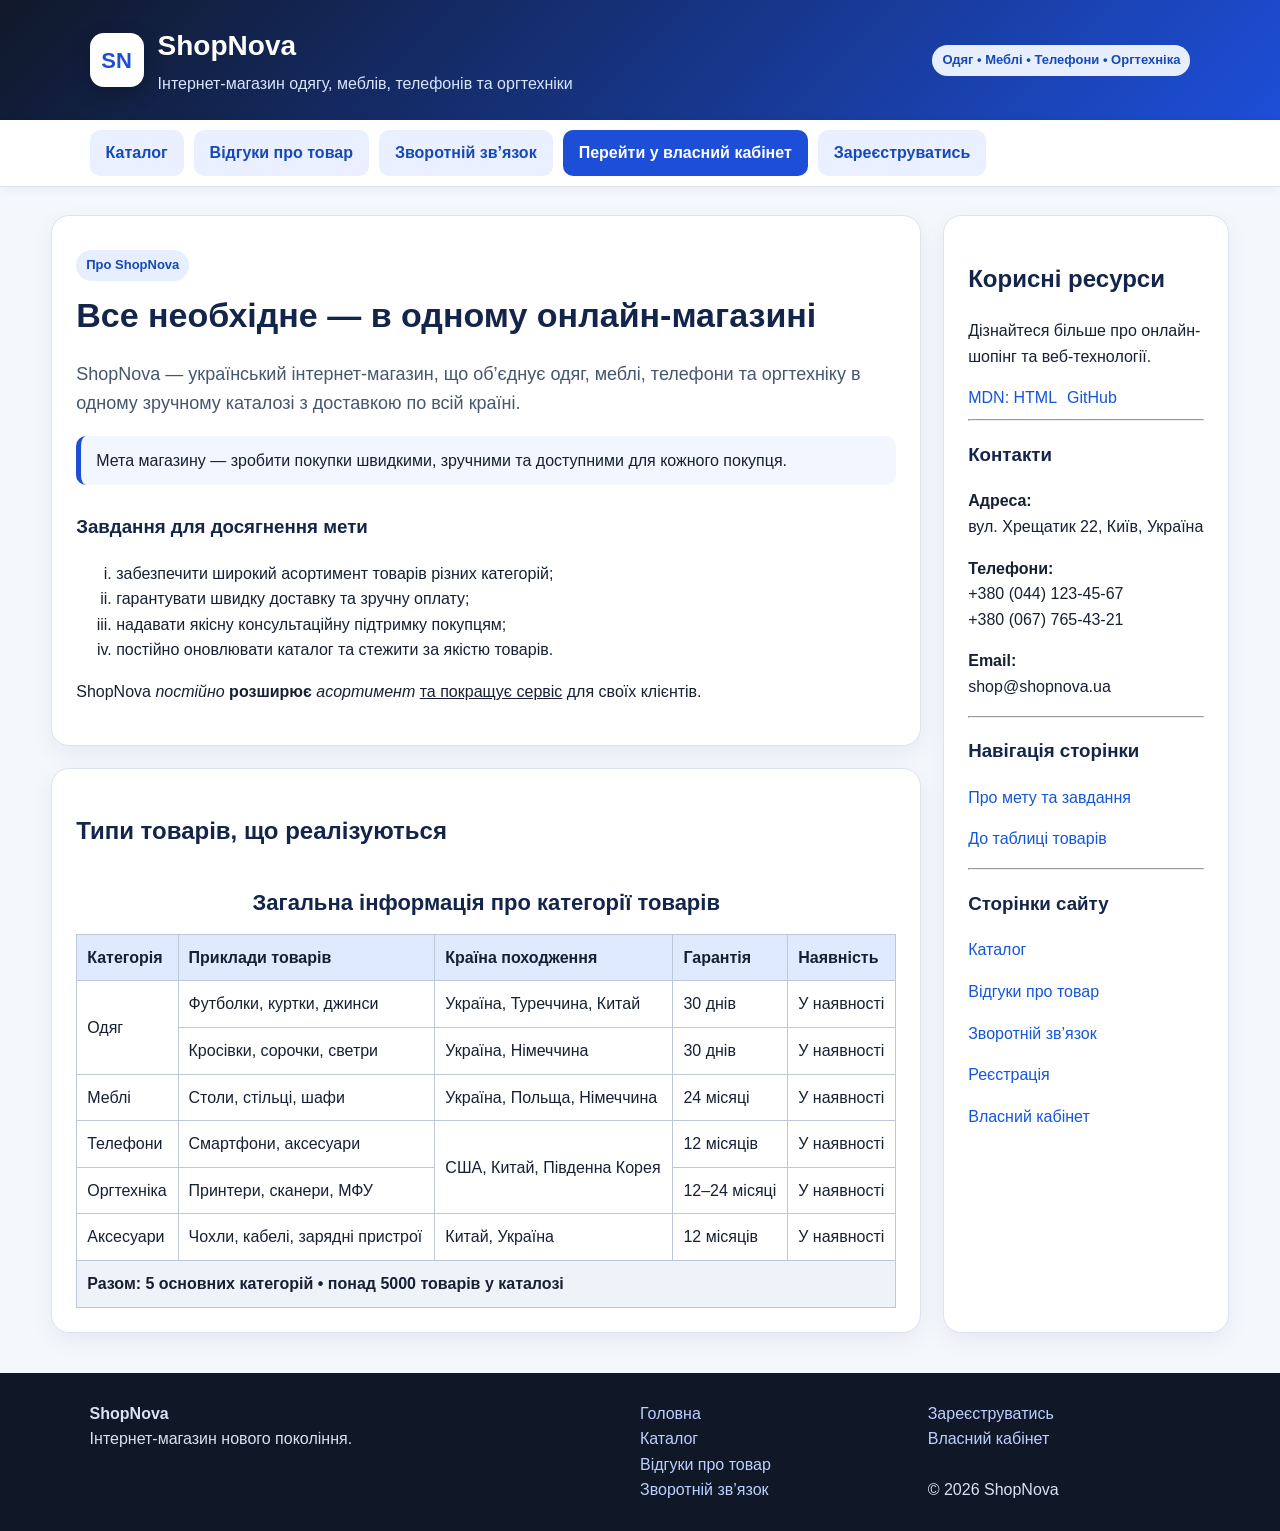
<file: index.html>
<!DOCTYPE html>
<html lang="uk">
<head>
    <meta charset="UTF-8">
    <meta name="viewport" content="width=device-width, initial-scale=1.0">
    <title>ShopNova — Інтернет-магазин</title>
    <link rel="stylesheet" href="style.css">
</head>
<body>

    <header>
        <div class="brand">
            <div class="logo" aria-label="Логотип ShopNova">SN</div>
            <div>
                <h1>ShopNova</h1>
                <p>Інтернет-магазин одягу, меблів, телефонів та оргтехніки</p>
            </div>
        </div>
        <span class="pill">Одяг • Меблі • Телефони • Оргтехніка</span>
    </header>

    <nav aria-label="Головне меню">
        <a href="catalog.html">Каталог</a>
        <a href="reviews.html">Відгуки про товар</a>
        <a href="feedback.html">Зворотній зв’язок</a>
        <a class="btn primary" href="cabinet.html">Перейти у власний кабінет</a>
        <a class="btn" href="register.html">Зареєструватись</a>
    </nav>

    <main>
        <div>
            <article id="goal">
                <section class="hero">
                    <span class="pill">Про ShopNova</span>
                    <h2>Все необхідне — в одному онлайн-магазині</h2>
                    <p class="lead">
                        ShopNova — український інтернет-магазин, що об’єднує
                        одяг, меблі, телефони та оргтехніку в одному зручному
                        каталозі з доставкою по всій країні.
                    </p>
                    <div class="note">
                        Мета магазину — зробити покупки швидкими, зручними
                        та доступними для кожного покупця.
                    </div>
                </section>

                <h3>Завдання для досягнення мети</h3>
                <ol type="i">
                    <li>забезпечити широкий асортимент товарів різних категорій;</li>
                    <li>гарантувати швидку доставку та зручну оплату;</li>
                    <li>надавати якісну консультаційну підтримку покупцям;</li>
                    <li>постійно оновлювати каталог та стежити за якістю товарів.</li>
                </ol>

                <p>
                    <span>ShopNova</span>
                    <i>постійно</i>
                    <b>розширює</b>
                    <em>асортимент</em>
                    <u>та покращує сервіс</u>
                    для своїх клієнтів.
                </p>
            </article>

            <article id="types" style="margin-top: 22px">
                <h2>Типи товарів, що реалізуються</h2>
                <div class="table-wrap">
                    <table class="founders">
    <caption>Загальна інформація про категорії товарів</caption>

    <thead>
        <tr>
            <th>Категорія</th>
            <th>Приклади товарів</th>
            <th>Країна походження</th>
            <th>Гарантія</th>
            <th>Наявність</th>
        </tr>
    </thead>

    <tbody>
        <tr>
            <td rowspan="2">Одяг</td>
            <td>Футболки, куртки, джинси</td>
            <td>Україна, Туреччина, Китай</td>
            <td>30 днів</td>
            <td>У наявності</td>
        </tr>

        <tr>
            <td>Кросівки, сорочки, светри</td>
            <td>Україна, Німеччина</td>
            <td>30 днів</td>
            <td>У наявності</td>
        </tr>

        <tr>
            <td>Меблі</td>
            <td>Столи, стільці, шафи</td>
            <td>Україна, Польща, Німеччина</td>
            <td>24 місяці</td>
            <td>У наявності</td>
        </tr>

        <tr>
            <td>Телефони</td>
            <td>Смартфони, аксесуари</td>
            <td rowspan="2">США, Китай, Південна Корея</td>
            <td>12 місяців</td>
            <td>У наявності</td>
        </tr>

        <tr>
            <td>Оргтехніка</td>
            <td>Принтери, сканери, МФУ</td>
            <td>12–24 місяці</td>
            <td>У наявності</td>
        </tr>

        <tr>
            <td>Аксесуари</td>
            <td>Чохли, кабелі, зарядні пристрої</td>
            <td>Китай, Україна</td>
            <td>12 місяців</td>
            <td>У наявності</td>
        </tr>
    </tbody>

    <tfoot>
        <tr>
            <td colspan="5">
                Разом: 5 основних категорій • понад 5000 товарів у каталозі
            </td>
        </tr>
    </tfoot>
</table>
                </div>
            </article>
        </div>

        <aside>
            <h2>Корисні ресурси</h2>
            <p>Дізнайтеся більше про онлайн-шопінг та веб-технології.</p>
            <div class="links">
                <a href="https://developer.mozilla.org/uk/docs/Web/HTML" target="_blank" rel="noopener noreferrer">MDN: HTML</a>
                <a href="https://github.com/Drinoar/frontendlab1" target="_blank" rel="noopener noreferrer">GitHub</a>
            </div>
            <hr>
            <h3>Контакти</h3>
            <p><b>Адреса:</b><br>вул. Хрещатик 22, Київ, Україна</p>
            <p><b>Телефони:</b><br>+380 (044) 123-45-67<br>+380 (067) 765-43-21</p>
            <p><b>Email:</b><br>shop@shopnova.ua</p>
            <hr>
            <h3>Навігація сторінки</h3>
            <p><a href="#goal">Про мету та завдання</a></p>
            <p><a href="#types">До таблиці товарів</a></p>
            <hr>
            <h3>Сторінки сайту</h3>
            <p><a href="catalog.html">Каталог</a></p>
            <p><a href="reviews.html">Відгуки про товар</a></p>
            <p><a href="feedback.html">Зворотній зв’язок</a></p>
            <p><a href="register.html">Реєстрація</a></p>
            <p><a href="cabinet.html">Власний кабінет</a></p>
        </aside>
    </main>

    <footer>
        <div class="footer-grid">
            <div>
                <strong>ShopNova</strong><br>
                Інтернет-магазин нового покоління.
            </div>
            <div>
                <a href="index.html">Головна</a><br>
                <a href="catalog.html">Каталог</a><br>
                <a href="reviews.html">Відгуки про товар</a><br>
                <a href="feedback.html">Зворотній зв’язок</a>
            </div>
            <div>
                <a href="register.html">Зареєструватись</a><br>
                <a href="cabinet.html">Власний кабінет</a><br><br>
                © 2026 ShopNova
            </div>
        </div>
    </footer>

</body>
</html>
</file>
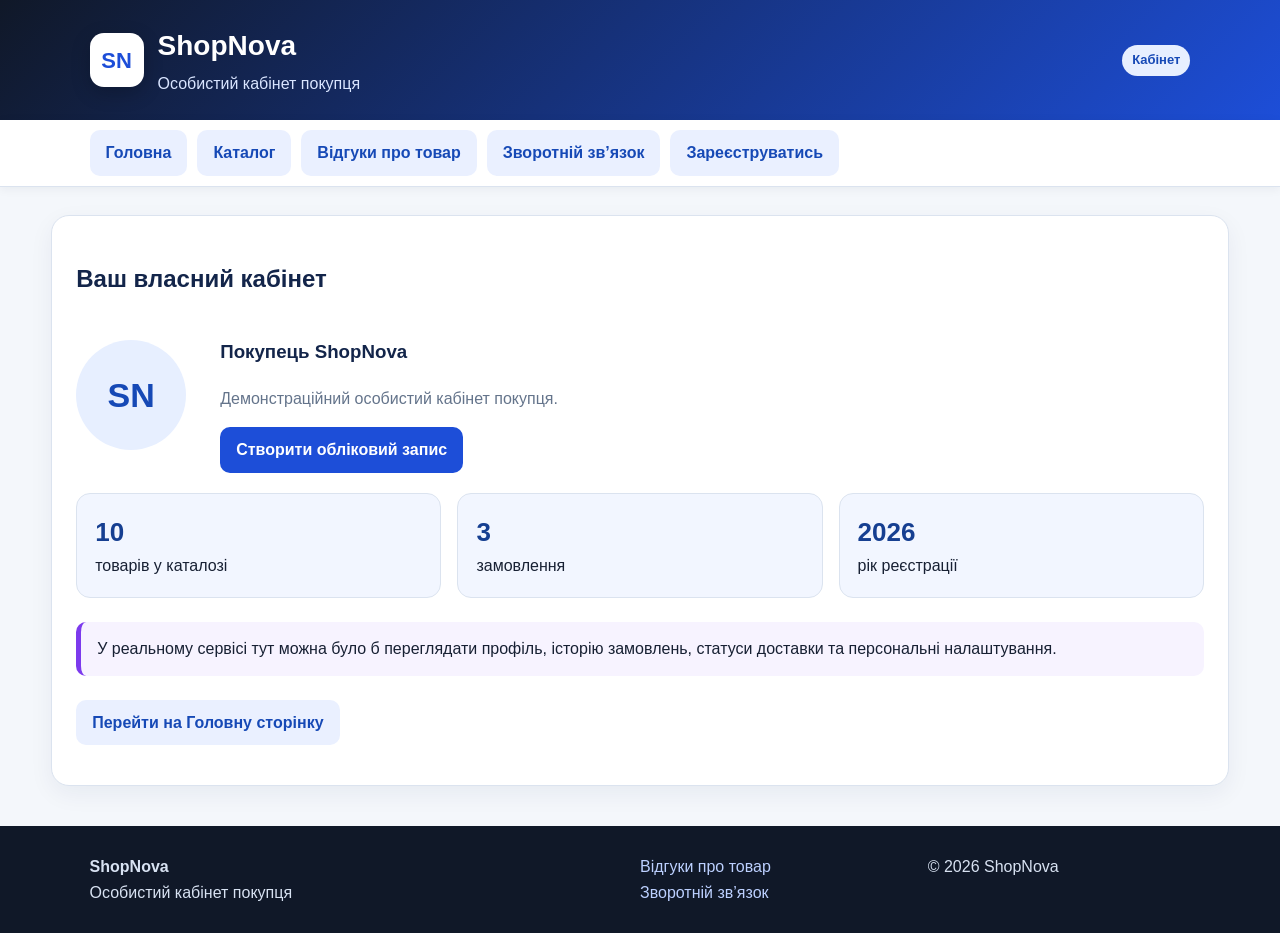
<file: cabinet.html>
<!DOCTYPE html>
<html lang="uk">
<head>
    <meta charset="UTF-8">
    <meta name="viewport" content="width=device-width, initial-scale=1.0">
    <title>Власний кабінет — ShopNova</title>
    <link rel="stylesheet" href="style.css">
</head>
<body>
    <header>
        <div class="brand">
            <div class="logo">SN</div>
            <div>
                <h1>ShopNova</h1>
                <p>Особистий кабінет покупця</p>
            </div>
        </div>
        <span class="pill">Кабінет</span>
    </header>

    <nav aria-label="Навігація">
        <a href="index.html">Головна</a>
        <a href="catalog.html">Каталог</a>
        <a href="reviews.html">Відгуки про товар</a>
        <a href="feedback.html">Зворотній зв’язок</a>
        <a class="btn" href="register.html">Зареєструватись</a>
    </nav>

    <main class="full">
        <article>
            <h2>Ваш власний кабінет</h2>
            <div class="profile-card">
                <div class="avatar">SN</div>
                <div>
                    <h3>Покупець ShopNova</h3>
                    <p class="muted">Демонстраційний особистий кабінет покупця.</p>
                    <a href="register.html" class="btn primary">Створити обліковий запис</a>
                </div>
            </div>

            <div class="account-box">
                <div class="stat"><strong>10</strong>товарів у каталозі</div>
                <div class="stat"><strong>3</strong>замовлення</div>
                <div class="stat"><strong>2026</strong>рік реєстрації</div>
            </div>

            <div class="register-note" style="margin-top:24px">
                У реальному сервісі тут можна було б переглядати профіль,
                історію замовлень, статуси доставки та персональні налаштування.
            </div>

            <p style="margin-top:24px">
                <a class="btn" href="index.html">Перейти на Головну сторінку</a>
            </p>
        </article>
    </main>

    <footer>
        <div class="footer-grid">
            <div><strong>ShopNova</strong><br>Особистий кабінет покупця</div>
            <div>
                <a href="reviews.html">Відгуки про товар</a><br>
                <a href="feedback.html">Зворотній зв’язок</a>
            </div>
            <div>© 2026 ShopNova</div>
            </
</file>
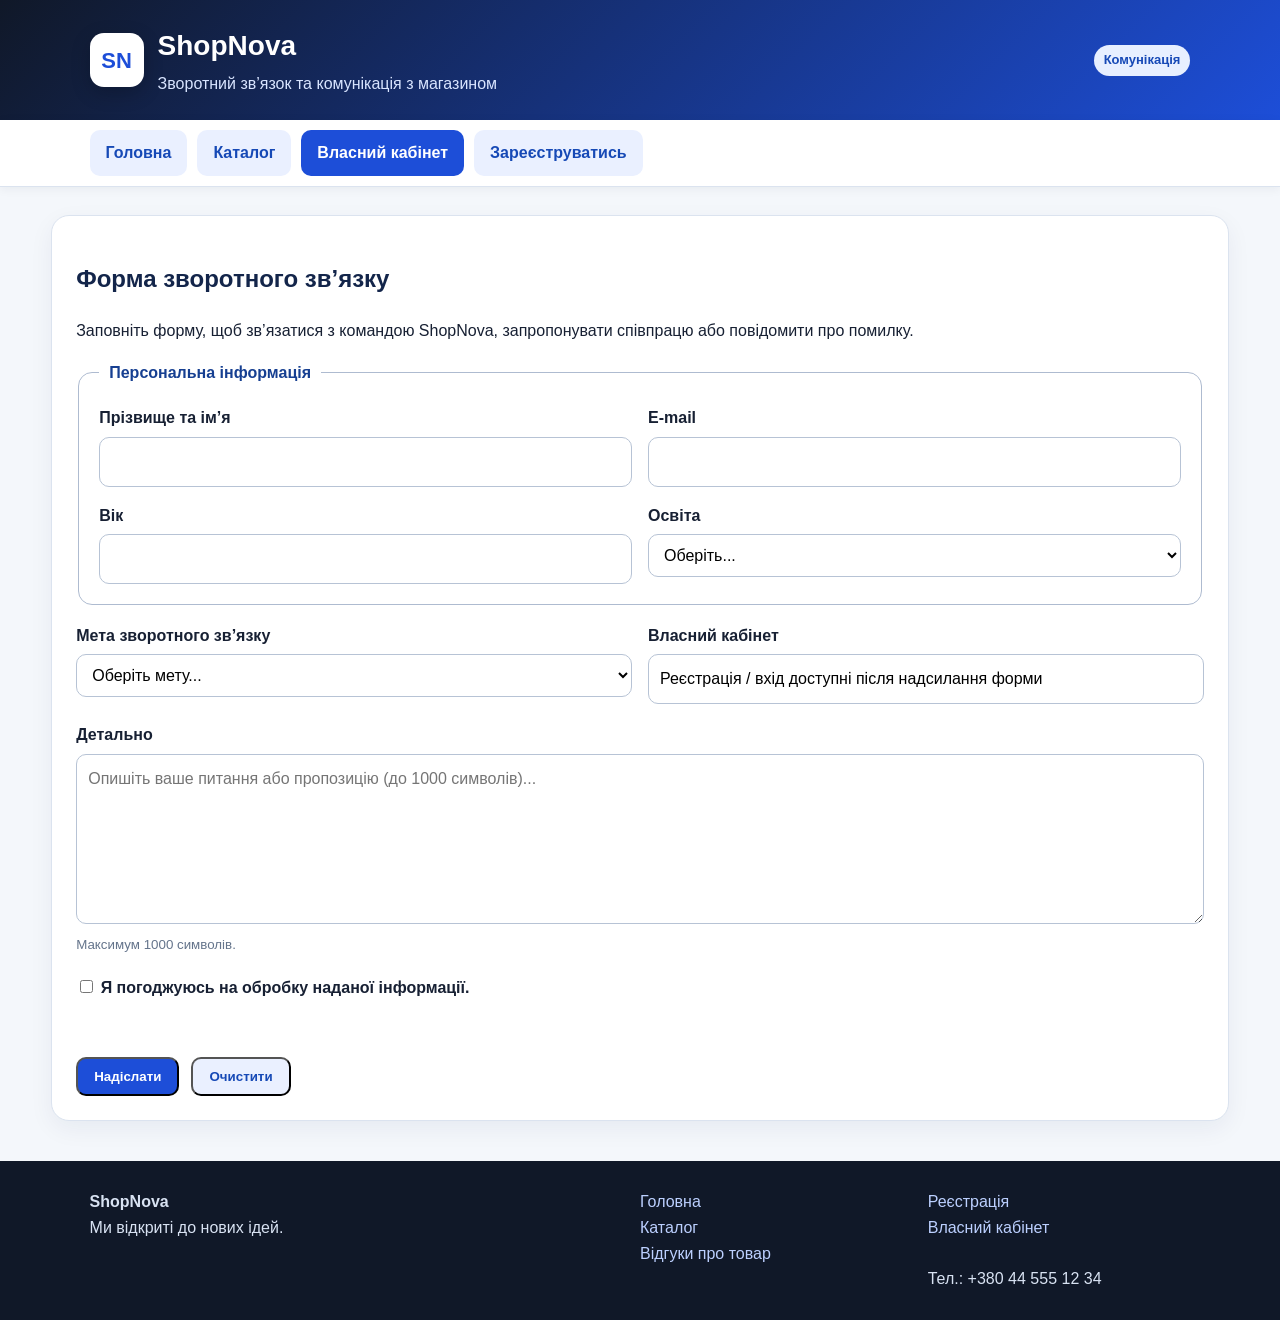
<file: feedback.html>
<!DOCTYPE html>
<html lang="uk">
<head>
    <meta charset="UTF-8">
    <meta name="viewport" content="width=device-width, initial-scale=1.0">
    <title>Зворотний зв’язок — ShopNova</title>
    <link rel="stylesheet" href="style.css">
</head>
<body>

    <header>
        <div class="brand">
            <div class="logo" aria-label="Логотип ShopNova">SN</div>
            <div>
                <h1>ShopNova</h1>
                <p>Зворотний зв’язок та комунікація з магазином</p>
            </div>
        </div>
        <span class="pill">Комунікація</span>
    </header>

    <nav aria-label="Навігація">
        <a href="index.html">Головна</a>
        <a href="catalog.html">Каталог</a>
        <a class="btn primary" href="cabinet.html">Власний кабінет</a>
        <a class="btn" href="register.html">Зареєструватись</a>
    </nav>

    <main class="full">
        <article>
            <h2>Форма зворотного зв’язку</h2>
            <p class="lead">
                Заповніть форму, щоб зв’язатися з командою ShopNova,
                запропонувати співпрацю або повідомити про помилку.
            </p>

            <form id="feedbackForm" action="#" method="post" novalidate>
                <fieldset>
                    <legend>Персональна інформація</legend>

                    <div class="grid2">
                        <div class="field">
                            <label for="fullname">Прізвище та ім’я</label>
                            <input id="fullname" name="fullname" type="text" minlength="3" required>
                        </div>

                        <div class="field">
                            <label for="email">E-mail</label>
                            <input id="email" name="email" type="email" required>
                        </div>

                        <div class="field">
                            <label for="age">Вік</label>
                            <input id="age" name="age" type="number" min="14" max="120" required>
                        </div>

                        <div class="field">
                            <label for="education">Освіта</label>
                            <select id="education" name="education" required>
                                <option value="">Оберіть...</option>
                                <option value="повна">повна</option>
                                <option value="неповна">неповна</option>
                                <option value="вища">вища</option>
                                <option value="професійна">професійна</option>
                            </select>
                        </div>
                    </div>
                </fieldset>

                <div class="grid2">
                    <div class="field">
                        <label for="purpose">Мета зворотного зв’язку</label>
                        <select id="purpose" name="purpose" required>
                            <option value="">Оберіть мету...</option>
                            <option value="співпраця">співпраця</option>
                            <option value="скарга">скарга на порушення права власності</option>
                            <option value="пропозиція">пропозиція</option>
                            <option value="помилка">наявність помилки</option>
                        </select>
                    </div>

                    <div class="field">
                        <label for="cabinet">Власний кабінет</label>
                        <input id="cabinet" name="cabinet" type="text"
                               value="Реєстрація / вхід доступні після надсилання форми" readonly>
                    </div>
                </div>

                <div class="field">
                    <label for="details">Детально</label>
                    <textarea id="details" name="details" maxlength="1000"
                              placeholder="Опишіть ваше питання або пропозицію (до 1000 символів)..."
                              required></textarea>
                    <small class="muted">Максимум 1000 символів.</small>
                </div>

                <label>
                    <input type="checkbox" id="consent" name="consent" required>
                    Я погоджуюсь на обробку наданої інформації.
                </label>

                <div id="form-message" style="margin-top: 15px; font-weight: bold;"></div>

                <div class="actions">
                    <button class="btn primary" type="submit">Надіслати</button>
                    <button class="btn" type="reset">Очистити</button>
                </div>
            </form>
        </article>
    </main>

    <footer>
        <div class="footer-grid">
            <div>
                <strong>ShopNova</strong><br>
                Ми відкриті до нових ідей.
            </div>
            <div>
                <a href="index.html">Головна</a><br>
                <a href="catalog.html">Каталог</a><br>
                <a href="reviews.html">Відгуки про товар</a>
            </div>
            <div>
                <a href="register.html">Реєстрація</a><br>
                <a href="cabinet.html">Власний кабінет</a><br><br>
                Тел.: +380 44 555 12 34
            </div>
        </div>
    </footer>

    <script>
        document.getElementById("feedbackForm").addEventListener("submit", function (event) {
            event.preventDefault();

            const fullname = document.getElementById("fullname").value.trim();
            const email = document.getElementById("email").value.trim();
            const age = Number(document.getElementById("age").value);
            const education = document.getElementById("education").value;
            const purpose = document.getElementById("purpose").value;
            const details = document.getElementById("details").value.trim();
            const consent = document.getElementById("consent").checked;
            const message = document.getElementById("form-message");

            message.textContent = "";

            const namePattern = /^[А-ЯІЇЄҐа-яіїєґA-Za-z' -]+$/;

            if (fullname.length < 3) {
                message.textContent = "Помилка: прізвище та ім’я повинні містити не менше 3 символів.";
                return;
            }
            if (!namePattern.test(fullname)) {
                message.textContent = "Помилка: прізвище та ім’я не повинні містити цифр або спеціальних символів.";
                return;
            }

            const emailPattern = /^[^\s@]+@[^\s@]+\.[^\s@]+$/;
            if (!emailPattern.test(email)) {
                message.textContent = "Помилка: введіть коректний E-mail.";
                return;
            }

            if (isNaN(age) || age < 14 || age > 120) {
                message.textContent = "Помилка: вік повинен бути від 14 до 120 років.";
                return;
            }

            if (education === "") {
                message.textContent = "Помилка: виберіть рівень освіти.";
                return;
            }

            if (purpose === "") {
                message.textContent = "Помилка: виберіть мету зворотного зв’язку.";
                return;
            }

            if (details.length === 0) {
                message.textContent = "Помилка: заповніть поле «Детально».";
                return;
            }
            if (details.length > 1000) {
                message.textContent = "Помилка: текст не повинен перевищувати 1000 символів.";
                return;
            }

            if (!consent) {
                message.textContent = "Помилка: необхідно погодитися на обробку інформації.";
                return;
            }

            message.textContent = "Форму успішно перевірено та надіслано!";
        });

        document.getElementById("feedbackForm").addEventListener("reset", function () {
            document.getElementById("form-message").textContent = "";
        });
    </script>

</body>
</html>
</file>
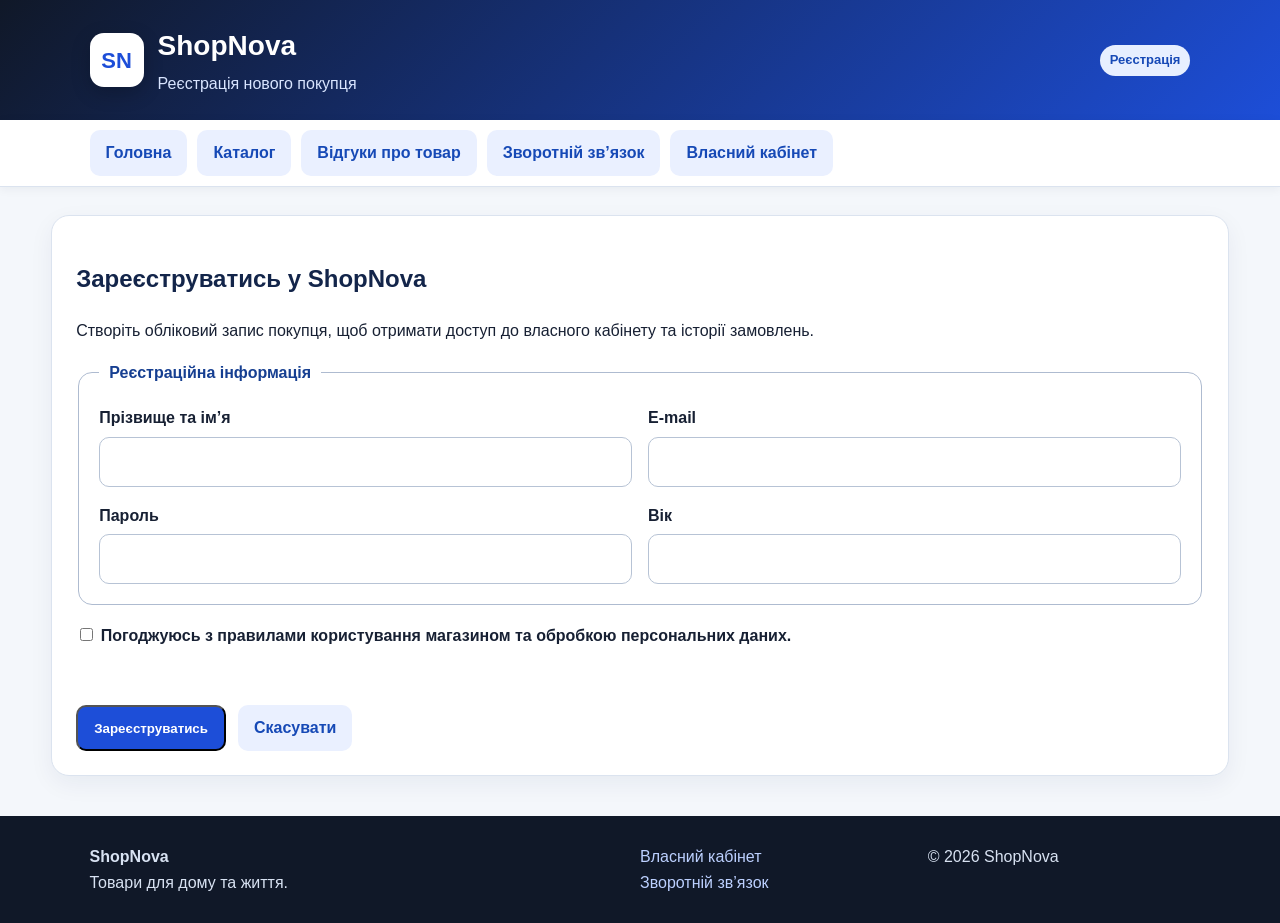
<file: register.html>
<!DOCTYPE html>
<html lang="uk">

<head>
    <meta charset="UTF-8">
    <meta name="viewport" content="width=device-width, initial-scale=1.0">

    <title>Реєстрація — ShopNova</title>

    <link rel="stylesheet" href="style.css">
</head>

<body>

    <header>

        <div class="brand">

            <div class="logo">
                SN
            </div>

            <div>
                <h1>ShopNova</h1>
                <p>Реєстрація нового покупця</p>
            </div>

        </div>

        <span class="pill">
            Реєстрація
        </span>

    </header>


    <nav aria-label="Навігація">

        <a href="index.html">
            Головна
        </a>

        <a href="catalog.html">
            Каталог
        </a>

        <a href="reviews.html">
            Відгуки про товар
        </a>

        <a href="feedback.html">
            Зворотній зв’язок
        </a>

        <a class="btn" href="cabinet.html">
            Власний кабінет
        </a>

       
        <a class="btn active-page" href="register.html">
            Зареєструватись
        </a>

    </nav>


    <main class="full">

        <article>

            <h2>
                Зареєструватись у ShopNova
            </h2>

            <p class="lead">
                Створіть обліковий запис покупця,
                щоб отримати доступ до власного кабінету
                та історії замовлень.
            </p>


            <form id="registrationForm"
                  action="cabinet.html"
                  method="get"
                  novalidate>

                <fieldset>

                    <legend>
                        Реєстраційна інформація
                    </legend>


                    <div class="grid2">


                        <div class="field">

                            <label for="reg-name">
                                Прізвище та ім’я
                            </label>

                            <input id="reg-name"
                                   name="name"
                                   type="text"
                                   minlength="3"
                                   required>

                        </div>


                        <div class="field">

                            <label for="reg-email">
                                E-mail
                            </label>

                            <input id="reg-email"
                                   name="email"
                                   type="email"
                                   required>

                        </div>


                        <div class="field">

                            <label for="reg-password">
                                Пароль
                            </label>

                            <input id="reg-password"
                                   name="password"
                                   type="password"
                                   minlength="6"
                                   required>

                        </div>



                        <div class="field">

                            <label for="reg-age">
                                Вік
                            </label>

                            <input id="reg-age"
                                   name="age"
                                   type="number"
                                   min="14"
                                   max="120"
                                   required>

                        </div>

                    </div>

                </fieldset>



                <label>

                    <input id="agreement"
                           type="checkbox"
                           required>

                    Погоджуюсь з правилами користування
                    магазином та обробкою персональних даних.

                </label>



                <div id="form-message"
                     style="margin-top: 15px; font-weight: bold;"></div>



                <div class="actions">

                    <button class="btn primary"
                            type="submit">
                        Зареєструватись
                    </button>


                    <a class="btn"
                       href="index.html">
                        Скасувати
                    </a>

                </div>

            </form>

        </article>

    </main>


    <footer>

        <div class="footer-grid">


            <div>

                <strong>
                    ShopNova
                </strong>

                <br>

                Товари для дому та життя.

            </div>


            <div>

                <a href="cabinet.html">
                    Власний кабінет
                </a>

                <br>

                <a href="feedback.html">
                    Зворотній зв’язок
                </a>

            </div>


            <div>
                © 2026 ShopNova
            </div>

        </div>

    </footer>


    <script>

        document
            .getElementById("registrationForm")
            .addEventListener("submit", function (event) {

                event.preventDefault();


                const name =
                    document
                        .getElementById("reg-name")
                        .value
                        .trim();


                const email =
                    document
                        .getElementById("reg-email")
                        .value
                        .trim();


                const password =
                    document
                        .getElementById("reg-password")
                        .value;


                const age =
                    Number(
                        document
                            .getElementById("reg-age")
                            .value
                    );


                const agreement =
                    document
                        .getElementById("agreement")
                        .checked;


                const message =
                    document
                        .getElementById("form-message");


                message.textContent = "";



              
                const namePattern =
                    /^[А-ЯІЇЄҐа-яіїєґA-Za-z' -]+$/;


                if (name.length === 0) {

                    message.textContent =
                        "Помилка: введіть прізвище та ім’я.";

                    return;
                }


                if (name.length < 3) {

                    message.textContent =
                        "Помилка: прізвище та ім’я повинні містити не менше 3 символів.";

                    return;
                }


                if (!namePattern.test(name)) {

                    message.textContent =
                        "Помилка: прізвище та ім’я не повинні містити цифр або спеціальних символів.";

                    return;
                }



                
                const emailPattern =
                    /^[^\s@]+@[^\s@]+\.[^\s@]+$/;


                if (email.length === 0) {

                    message.textContent =
                        "Помилка: введіть E-mail.";

                    return;
                }


                if (!emailPattern.test(email)) {

                    message.textContent =
                        "Помилка: введіть коректний E-mail (наприклад, user@mail.com).";

                    return;
                }



               
                if (password.length === 0) {

                    message.textContent =
                        "Помилка: введіть пароль.";

                    return;
                }


                if (password.length < 6) {

                    message.textContent =
                        "Помилка: пароль повинен містити не менше 6 символів.";

                    return;
                }


                if (password.length > 32) {

                    message.textContent =
                        "Помилка: пароль не повинен перевищувати 32 символи.";

                    return;
                }



              
                if (
                    isNaN(age) ||
                    age < 14 ||
                    age > 120
                ) {

                    message.textContent =
                        "Помилка: вік повинен бути від 14 до 120 років.";

                    return;
                }



                
                if (!agreement) {

                    message.textContent =
                        "Помилка: необхідно погодитися з правилами користування магазином.";

                    return;
                }



                /* Успішна реєстрація */
                message.textContent =
                    "Реєстрація успішна! Зачекайте, будь ласка…";



                setTimeout(function () {

                    window.location.href =
                        "cabinet.html";

                }, 1500);

            });



        
        document
            .getElementById("registrationForm")
            .addEventListener("reset", function () {

                document.getElementById("form-message").textContent = "";

            });

    </script>


</body>

</html>
</file>
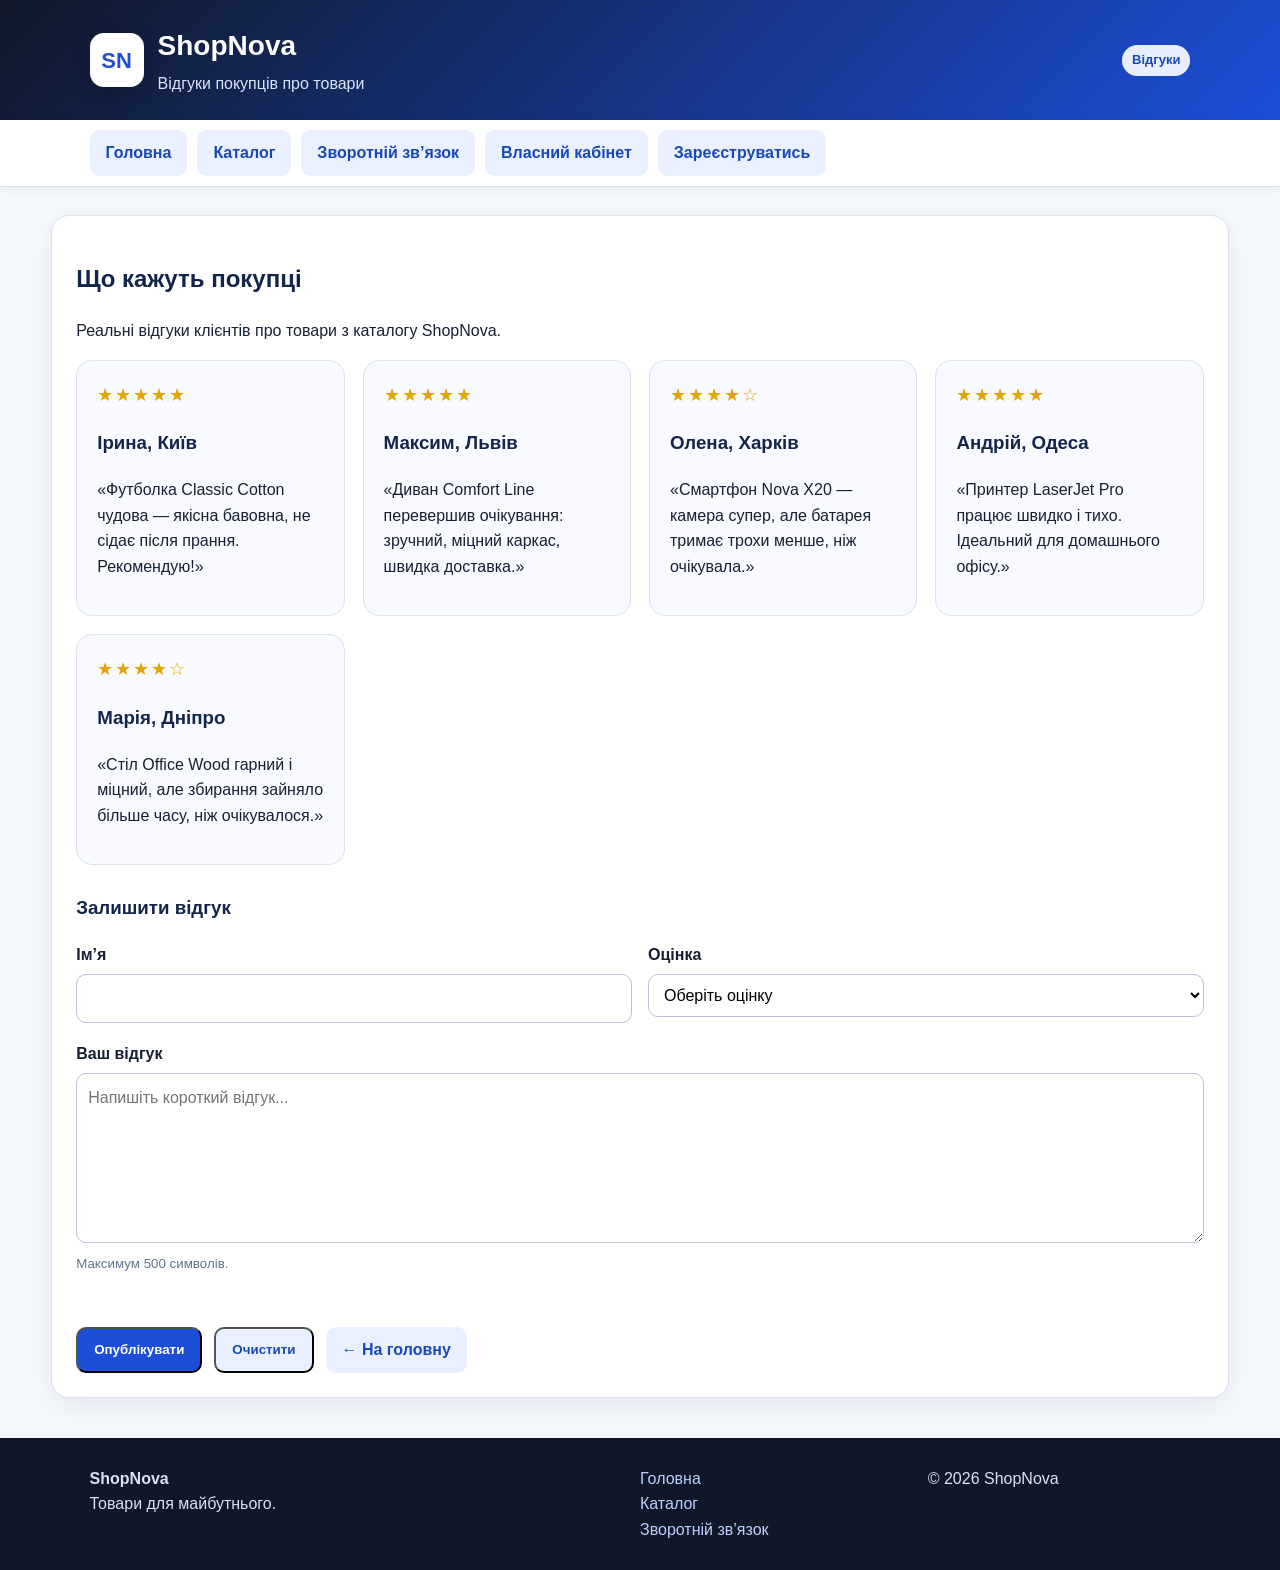
<file: reviews.html>
<!DOCTYPE html>
<html lang="uk">
<head>
    <meta charset="UTF-8">
    <meta name="viewport" content="width=device-width, initial-scale=1.0">
    <title>Відгуки про товар — ShopNova</title>
    <link rel="stylesheet" href="style.css">
</head>
<body>
    <header>
        <div class="brand">
            <div class="logo">SN</div>
            <div>
                <h1>ShopNova</h1>
                <p>Відгуки покупців про товари</p>
            </div>
        </div>
        <span class="pill">Відгуки</span>
    </header>

    <nav aria-label="Навігація">
        <a href="index.html">Головна</a>
        <a href="catalog.html">Каталог</a>
        <a href="feedback.html">Зворотній зв’язок</a>
        <a class="btn" href="cabinet.html">Власний кабінет</a>
        <a class="btn" href="register.html">Зареєструватись</a>
    </nav>

    <main class="full">
        <article>
            <h2>Що кажуть покупці</h2>
            <p class="lead">Реальні відгуки клієнтів про товари з каталогу ShopNova.</p>

            <div class="review-grid">
                <section class="review">
                    <div class="stars">★★★★★</div>
                    <h3>Ірина, Київ</h3>
                    <p>«Футболка Classic Cotton чудова — якісна бавовна, не сідає після прання. Рекомендую!»</p>
                </section>
                <section class="review">
                    <div class="stars">★★★★★</div>
                    <h3>Максим, Львів</h3>
                    <p>«Диван Comfort Line перевершив очікування: зручний, міцний каркас, швидка доставка.»</p>
                </section>
                <section class="review">
                    <div class="stars">★★★★☆</div>
                    <h3>Олена, Харків</h3>
                    <p>«Смартфон Nova X20 — камера супер, але батарея тримає трохи менше, ніж очікувала.»</p>
                </section>
                <section class="review">
                    <div class="stars">★★★★★</div>
                    <h3>Андрій, Одеса</h3>
                    <p>«Принтер LaserJet Pro працює швидко і тихо. Ідеальний для домашнього офісу.»</p>
                </section>
                <section class="review">
                    <div class="stars">★★★★☆</div>
                    <h3>Марія, Дніпро</h3>
                    <p>«Стіл Office Wood гарний і міцний, але збирання зайняло більше часу, ніж очікувалося.»</p>
                </section>
            </div>

            <section style="margin-top:28px">
                <h3>Залишити відгук</h3>
                <form id="reviewForm" action="#" method="post" novalidate>
                    <div class="grid2">
                        <div class="field">
                            <label for="review-name">Ім’я</label>
                            <input id="review-name" name="review-name" type="text" minlength="2" required>
                        </div>
                        <div class="field">
                            <label for="review-rating">Оцінка</label>
                            <select id="review-rating" name="review-rating" required>
                                <option value="">Оберіть оцінку</option>
                                <option value="5">5 — відмінно</option>
                                <option value="4">4 — добре</option>
                                <option value="3">3 — задовільно</option>
                                <option value="2">2 — потребує покращення</option>
                                <option value="1">1 — незадовільно</option>
                            </select>
                        </div>
                    </div>
                    <div class="field">
                        <label for="review-text">Ваш відгук</label>
                        <textarea id="review-text" name="review-text" maxlength="500" placeholder="Напишіть короткий відгук..." required></textarea>
                        <small class="muted">Максимум 500 символів.</small>
                    </div>

                    <div id="review-message" style="margin-top: 15px; font-weight: bold;"></div>

                    <div class="actions">
                        <button class="btn primary" type="submit">Опублікувати</button>
                        <button class="btn" type="reset">Очистити</button>
                        <a class="btn" href="index.html">← На головну</a>
                    </div>
                </form>
            </section>
        </article>
    </main>

    <footer>
        <div class="footer-grid">
            <div><strong>ShopNova</strong><br>Товари для майбутнього.</div>
            <div>
                <a href="index.html">Головна</a><br>
                <a href="catalog.html">Каталог</a><br>
                <a href="feedback.html">Зворотній зв’язок</a>
            </div>
            <div>© 2026 ShopNova</div>
        </div>
    </footer>

    <script>
    document
            .getElementById("reviewForm")
            .addEventListener("submit", function (event) {

                event.preventDefault();

                const name =
                    document.getElementById("review-name").value.trim();

                const rating =
                    document.getElementById("review-rating").value;

                const text =
                    document.getElementById("review-text").value.trim();

                const message =
                    document.getElementById("review-message");

                message.textContent = "";


                const namePattern =
                    /^[А-ЯІЇЄҐа-яіїєґA-Za-z' -]+$/;

                if (name.length < 2) {
                    message.textContent =
                        "Помилка: ім’я повинно містити не менше 2 символів.";
                    return;
                }

                if (!namePattern.test(name)) {
                    message.textContent =
                        "Помилка: ім’я не повинно містити цифр або спеціальних символів.";
                    return;
                }


                if (rating === "") {
                    message.textContent =
                        "Помилка: будь ласка, оберіть оцінку.";
                    return;
                }

                if (Number(rating) < 1 || Number(rating) > 5) {
                    message.textContent =
                        "Помилка: оцінка повинна бути від 1 до 5.";
                    return;
                }


                if (text.length === 0) {
                    message.textContent =
                        "Помилка: будь ласка, напишіть текст відгуку.";
                    return;
                }

                if (text.length < 10) {
                    message.textContent =
                        "Помилка: відгук повинен містити не менше 10 символів.";
                    return;
                }

                if (text.length > 500) {
                    message.textContent =
                        "Помилка: відгук не повинен перевищувати 500 символів.";
                    return;
                }


                message.textContent =
                    "Дякуємо! Ваш відгук буде опубліковано після перевірки модератором.";

                document.getElementById("reviewForm").reset();
            });


        document
            .getElementById("reviewForm")
            .addEventListener("reset", function () {
                document.getElementById("review-message").textContent = "";
            });</script>

</body>
</html>
</file>
<file: style.css>
* {
    box-sizing: border-box;
}

html {
    scroll-behavior: smooth;
}

body {
    margin: 0;
    font-family: Arial, Helvetica, sans-serif;
    background: #f4f7fb;
    color: #172033;
    line-height: 1.6;
}

a {
    color: #1456d9;
    text-decoration: none;
}

    a:hover {
        text-decoration: underline;
    }




header {
    background: linear-gradient(135deg, #101828, #1d4ed8);
    color: #fff;
    padding: 24px 7%;
    display: flex;
    justify-content: space-between;
    align-items: center;
    gap: 20px;
    flex-wrap: wrap;
}

.brand {
    display: flex;
    align-items: center;
    gap: 14px;
}

.logo {
    width: 54px;
    height: 54px;
    border-radius: 14px;
    background: #fff;
    color: #1d4ed8;
    display: grid;
    place-items: center;
    font-weight: 800;
    font-size: 22px;
    box-shadow: 0 6px 20px rgba(0, 0, 0, .2);
}

header h1 {
    margin: 0;
    font-size: 28px;
}

header p {
    margin: 2px 0 0;
    color: #d9e5ff;
}




nav {
    background: #fff;
    border-bottom: 1px solid #dbe3ef;
    padding: 10px 7%;
    display: flex;
    gap: 10px;
    flex-wrap: wrap;
    position: sticky;
    top: 0;
    z-index: 10;
    box-shadow: 0 2px 10px rgba(23, 32, 51, .06);
}

    nav a,
    .btn {
        display: inline-block;
        padding: 10px 16px;
        border-radius: 10px;
        background: #eaf0ff;
        color: #1649b6;
        font-weight: 700;
    }

        nav a:hover,
        .btn:hover {
            background: #dbe7ff;
            text-decoration: none;
        }



        .btn.primary {
            background: #1d4ed8;
            color: #fff;
        }


            .btn.primary:hover {
                background: #1d4ed8;
                color: #fff;
                text-decoration: none;
            }

main {
    width: min(1180px, 92%);
    margin: 28px auto;
    display: grid;
    grid-template-columns: 2fr 1fr;
    gap: 22px;
}

.full {
    grid-template-columns: 1fr;
}

article,
aside,
.card,
.project {
    background: #fff;
    border: 1px solid #dbe3ef;
    border-radius: 18px;
    box-shadow: 0 8px 25px rgba(20, 40, 80, .06);
}

article,
aside {
    padding: 24px;
}

h2,
h3 {
    color: #13254a;
}




.hero {
    padding: 10px 0 8px;
}

    .hero h2 {
        font-size: 34px;
        margin: .2em 0;
    }

    .hero .lead {
        font-size: 18px;
        color: #46566f;
    }

.pill {
    display: inline-block;
    background: #e7efff;
    color: #1649b6;
    padding: 5px 10px;
    border-radius: 999px;
    font-size: 13px;
    font-weight: 700;
}




ul {
    padding-left: 22px;
}




.links {
    display: flex;
    gap: 10px;
    flex-wrap: wrap;
    margin-top: 16px;
}




.project-grid {
    display: grid;
    grid-template-columns: repeat(auto-fit, minmax(280px, 1fr));
    gap: 18px;
}

.project {
    overflow: hidden;
}

    .project img {
        width: 100%;
        height: 180px;
        object-fit: cover;
        display: block;
    }

    .project .content {
        padding: 18px;
    }

    .project ul {
        margin-bottom: 0;
    }

    .project .country {
        color: #64748b;
        font-weight: 700;
    }



form {
    display: grid;
    gap: 18px;
}

fieldset {
    border: 1px solid #aebbd0;
    border-radius: 14px;
    padding: 20px;
}

legend {
    padding: 0 10px;
    font-weight: 800;
    color: #163f91;
}

label {
    font-weight: 700;
    display: block;
    margin-bottom: 6px;
}

.field input,
.field select,
.field textarea {
    width: 100%;
    border: 1px solid #b7c3d5;
    border-radius: 10px;
    padding: 11px;
    font: inherit;
    background: #fff;
}

.field textarea {
    width: 100%;
    min-width: 100%;
    max-width: 100%;
    height: 170px;
    min-height: 120px;
    max-height: 170px;
    resize: vertical;
}

.grid2 {
    display: grid;
    grid-template-columns: 1fr 1fr;
    gap: 16px;
}

.check-list {
    display: grid;
    gap: 8px;
}

    .check-list label {
        font-weight: 400;
        margin: 0;
    }

.actions {
    display: flex;
    gap: 12px;
    flex-wrap: wrap;
}




.table-wrap {
    overflow: auto;
}

.founders {
    width: 100%;
    border-collapse: collapse;
    min-width: 820px;
}

    .founders caption {
        caption-side: top;
        font-size: 22px;
        font-weight: 800;
        padding: 14px;
        color: #13254a;
    }

    .founders th,
    .founders td {
        border: 1px solid #bcc8d8;
        padding: 10px;
        text-align: left;
    }

    .founders thead th {
        background: #dfe9ff;
    }

    .founders tfoot td {
        background: #eef3fa;
        font-weight: 700;
    }

.merge-h {
    background: #f4edff;
}

.merge-v {
    background: #fff5db;
}



.note {
    border-left: 5px solid #1d4ed8;
    padding: 12px 15px;
    background: #f2f6ff;
    border-radius: 10px;
}

.muted {
    color: #64748b;
}




footer {
    margin-top: 40px;
    background: #101828;
    color: #d8e2f2;
    padding: 28px 7%;
}

.footer-grid {
    display: grid;
    grid-template-columns: 2fr 1fr 1fr;
    gap: 25px;
}

footer a {
    color: #bcd0ff;
}




.review-grid {
    display: grid;
    grid-template-columns: repeat(auto-fit, minmax(260px, 1fr));
    gap: 18px;
}

.review {
    padding: 20px;
    border: 1px solid #dbe3ef;
    border-radius: 16px;
    background: #f8faff;
}

    .review .stars {
        letter-spacing: 2px;
        color: #e1a500;
        font-size: 18px;
    }




.profile-card {
    display: grid;
    grid-template-columns: 120px 1fr;
    gap: 24px;
    align-items: center;
}

.avatar {
    width: 110px;
    height: 110px;
    border-radius: 50%;
    background: #e7efff;
    color: #1649b6;
    display: grid;
    place-items: center;
    font-size: 34px;
    font-weight: 800;
}




.account-box {
    display: grid;
    grid-template-columns: repeat(auto-fit, minmax(220px, 1fr));
    gap: 16px;
    margin-top: 20px;
}

.stat {
    padding: 18px;
    border-radius: 14px;
    background: #f2f6ff;
    border: 1px solid #dbe3ef;
}

    .stat strong {
        display: block;
        font-size: 26px;
        color: #163f91;
    }



.register-note {
    padding: 14px 16px;
    background: #f7f3ff;
    border-left: 5px solid #7c3aed;
    border-radius: 10px;
}




.active-page {
    display: none !important;
}



@media (max-width: 800px) {

    main {
        grid-template-columns: 1fr;
    }

    .grid2,
    .footer-grid {
        grid-template-columns: 1fr;
    }

    header {
        padding: 20px 4%;
    }

    nav {
        padding: 10px 4%;
    }
}

@media (max-width: 650px) {

    .profile-card {
        grid-template-columns: 1fr;
    }
}
</file>
